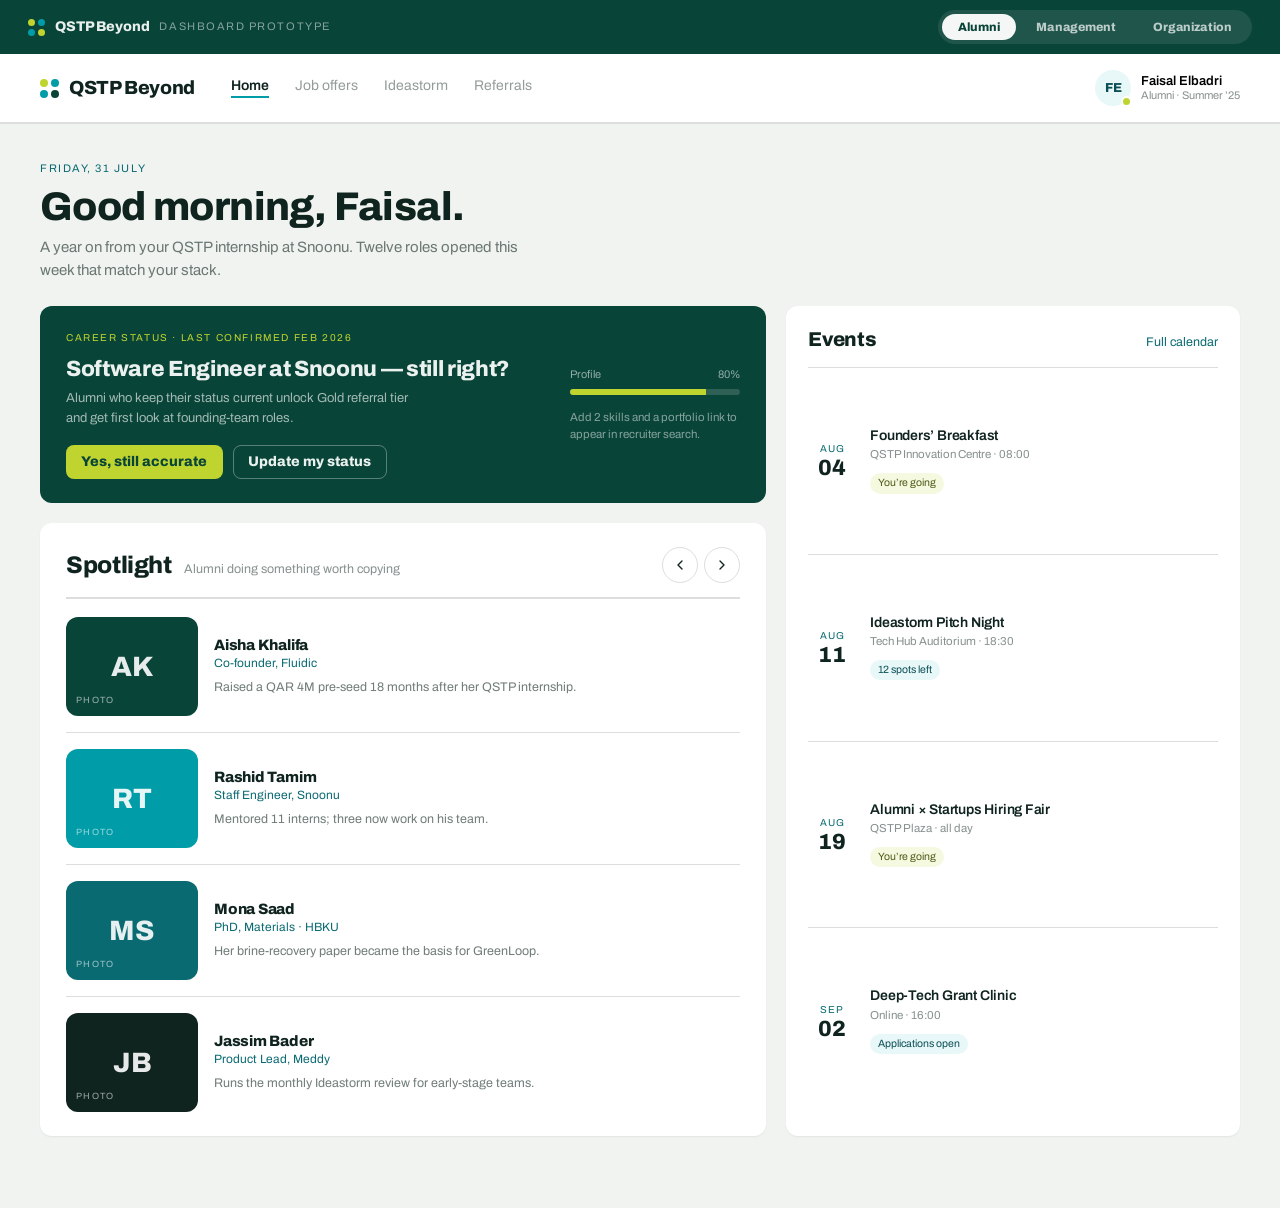
<file: index.html>
<!doctype html>
<html lang="en">
<head>
<meta charset="utf-8">
<meta name="viewport" content="width=device-width, initial-scale=1">
<title>QSTP Beyond — community dashboards</title>
<meta name="description" content="Alumni, operations and hiring dashboards for the QSTP Beyond community.">

<link rel="stylesheet" href="_ds/modernist-10d20c77-5f14-4cea-8fbc-fa643c54018f/styles.css">
<link rel="stylesheet" href="styles/theme.css">
<link rel="stylesheet" href="styles/app.css">
</head>
<body>

<div id="app"></div>

<script src="src/data.js"></script>
<script src="src/data-directory.js"></script>
<script src="src/data-survey.js"></script>
<script src="src/seed-people.js"></script>
<script src="src/seed-world.js"></script>
<script src="src/store.js"></script>
<script src="src/analytics.js"></script>
<script src="src/ui.js"></script>
<script src="src/screens/alumni.js"></script>
<script src="src/screens/alumni-survey.js"></script>
<script src="src/screens/alumni-profile.js"></script>
<script src="src/screens/alumni-jobs.js"></script>
<script src="src/screens/alumni-ideastorm.js"></script>
<script src="src/screens/alumni-referrals.js"></script>
<script src="src/screens/management.js"></script>
<script src="src/screens/insights-outcomes.js"></script>
<script src="src/screens/insights-engagement.js"></script>
<script src="src/screens/insights-pipeline.js"></script>
<script src="src/screens/insights-community.js"></script>
<script src="src/screens/insights-partners.js"></script>
<script src="src/screens/report.js"></script>
<script src="src/screens/mgmt-alumni.js"></script>
<script src="src/screens/mgmt-partners.js"></script>
<script src="src/screens/organization.js"></script>
<script src="src/screens/org-offers.js"></script>
<script src="src/app.js"></script>

</body>
</html>
</file>
<file: _ds/modernist-10d20c77-5f14-4cea-8fbc-fa643c54018f/styles.css>
/* Modernist — design-system tokens and component classes. This file is the source of truth for the system's look; retune it here and see readme.md. */
@import url('https://fonts.googleapis.com/css2?family=Archivo:wght@400;600;800&display=swap');

:root {
  --color-bg: #f3f2f2;
  --color-surface: #eae9e9;
  --color-text: #201e1d;
  --color-accent: #ec3013;
  --color-accent-2: #e15b47;
  --color-divider: color-mix(in srgb, #201e1d 40%, transparent);

  /* Tonal ramps — generated in OKLCH on one shared lightness scale, so the
     same step of any role matches the others in visual value. */
  --color-neutral-100: #f8f4f4;
  --color-neutral-200: #eae7e7;
  --color-neutral-300: #d7d3d3;
  --color-neutral-400: #bab6b6;
  --color-neutral-500: #9b9797;
  --color-neutral-600: #7d7979;
  --color-neutral-700: #605d5d;
  --color-neutral-800: #444141;
  --color-neutral-900: #2d2b2b;

  --color-accent-100: #fff2ef;
  --color-accent-200: #ffe0d9;
  --color-accent-300: #ffc4b8;
  --color-accent-400: #ff9783;
  --color-accent-500: #ff563c;
  --color-accent-600: #dd2b0f;
  --color-accent-700: #ae1800;
  --color-accent-800: #7c1405;
  --color-accent-900: #4d170e;

  --color-accent-2-100: #fff2ef;
  --color-accent-2-200: #ffe0da;
  --color-accent-2-300: #ffc4b9;
  --color-accent-2-400: #ff9784;
  --color-accent-2-500: #ef6853;
  --color-accent-2-600: #c94b39;
  --color-accent-2-700: #9e3526;
  --color-accent-2-800: #71261b;
  --color-accent-2-900: #471d16;

  --font-heading: "Archivo", system-ui, sans-serif;
  --font-heading-weight: 800;
  --font-body: "Archivo", system-ui, sans-serif;

  --space-1: 4.0px;
  --space-2: 8.0px;
  --space-3: 12.0px;
  --space-4: 16.0px;
  --space-6: 24.0px;
  --space-8: 32.0px;

  --radius-sm: 0px;
  --radius-md: 0px;
  --radius-lg: 0px;

  /* Elevation — derived from the ground: soft ink-tinted shadows on a
     light theme, a hairline edge + ambient darkness on a dark one. */
  --shadow-sm: 0 1px 2px color-mix(in srgb, #2d2b2b 14%, transparent);
  --shadow-md: 0 3px 10px color-mix(in srgb, #2d2b2b 16%, transparent);
  --shadow-lg: 0 12px 32px color-mix(in srgb, #2d2b2b 22%, transparent);
}

body {
  background: var(--color-bg);
  color: var(--color-text);
  font-family: var(--font-body);
}
h1, h2, h3, h4 { font-family: var(--font-heading); font-weight: var(--font-heading-weight); }

.grayscale{filter:grayscale(1) contrast(1.08)}

/* ══════════════════════════════════════════════════════════════════════════
   Components — built with the tokens above. Plain CSS
   on plain HTML: no JavaScript, no build step. Each class is documented in
   readme.md and demonstrated in foundations/ and components/.
   ══════════════════════════════════════════════════════════════════════ */

*, *::before, *::after { box-sizing: border-box; }
body { margin: 0; font-size: 15px; line-height: 1.55; font-weight: 400; }
h1, h2, h3, h4, h5, h6 {
  font-family: var(--font-heading); font-weight: var(--font-heading-weight);
  line-height: 1.12; letter-spacing: -0.015em; margin: 0 0 var(--space-2);
}
h1 { font-size: 42px; }
h2 { font-size: 32px; }
h3 { font-size: 25px; }
h4 { font-size: 20px; }
h5 { font-size: 16px; }
h6 { font-size: 13px; }
h6 { letter-spacing: 0.08em; text-transform: uppercase; }
p { margin: 0 0 var(--space-3); }
a { color: var(--color-accent); text-underline-offset: 3px; }
img { display: block; max-width: 100%; }
figure { margin: 0; }
figcaption {
  font-size: 11px; margin-top: var(--space-1);
  color: color-mix(in srgb, var(--color-text) 55%, transparent);
}
.text-muted { color: color-mix(in srgb, var(--color-text) 55%, transparent); }
:focus { outline: none; }
:focus-visible { outline: 2px solid var(--color-accent); outline-offset: 2px; }
::selection { background: color-mix(in srgb, var(--color-accent) 30%, transparent); }

/* — rules — */
.hr {
  height: 2px; border: 0; margin: var(--space-4) 0;
  background: var(--color-divider);
}

/* — buttons — */
.btn {
  display: inline-flex; align-items: center; justify-content: center; gap: 6px;
  cursor: pointer; text-decoration: none;
  font-family: var(--font-heading); font-weight: var(--font-heading-weight);
  font-size: 14px; line-height: 1.2; color: var(--color-text); /* matches the .input's 14px —
     the pair sits side by side in sign-up rows */
  background: transparent; border: 1px solid transparent;
  padding: var(--space-2) calc(var(--space-3) * 1.2);
  border-radius: var(--radius-md);
}
.btn svg { display: block; }
.btn:disabled { opacity: 0.45; cursor: not-allowed; }
.btn-primary { background: var(--color-accent); color: var(--color-bg); }
.btn-primary:hover { background: var(--color-accent-600); }
.btn-primary:active { background: var(--color-accent-700); }
.btn-secondary { border-color: var(--color-divider); }
.btn-secondary:hover { background: color-mix(in srgb, var(--color-text) 7%, transparent); }
.btn-secondary:active { background: color-mix(in srgb, var(--color-text) 14%, transparent); }
.btn-ghost { color: var(--color-accent); padding-inline: var(--space-1); }
.btn-ghost:hover { background: color-mix(in srgb, var(--color-accent) 10%, transparent); }
.btn-ghost:active { background: color-mix(in srgb, var(--color-accent) 18%, transparent); }
.btn-icon { width: 36px; height: 36px; padding: 0; }
.btn-block { width: 100%; margin-top: var(--space-2); justify-content: flex-start; text-align: left; }

/* — forms — */
.field > label {
  display: block; font-size: 12px; margin-bottom: 5px;
  color: color-mix(in srgb, var(--color-text) 70%, transparent);
}
.input {
  width: 100%; min-height: 36px; padding: 6px 10px; font: inherit;
  font-size: 14px; color: var(--color-text); caret-color: var(--color-accent);
  background: var(--color-surface);
  border: 1px solid var(--color-divider); border-radius: var(--radius-md);
}
.input:hover { border-color: color-mix(in srgb, var(--color-text) 45%, transparent); }
.input:focus-visible { border-color: var(--color-accent); outline-offset: 0; }
textarea.input { min-height: 90px; resize: vertical; }
.radio { display: inline-flex; align-items: center; gap: 8px; cursor: pointer; font-size: 14px; }
.radio input, .seg-opt input {
  position: absolute; opacity: 0; width: 0; height: 0; pointer-events: none;
}
.radio .dot {
  width: 16px; height: 16px; flex: none; border-radius: 50%;
  border: 1.5px solid var(--color-divider);
}
.radio:hover .dot { border-color: var(--color-accent); }
.radio input:checked + .dot {
  border-color: var(--color-accent); background: var(--color-accent);
  box-shadow: inset 0 0 0 4px var(--color-bg);
}
.radio input:focus-visible + .dot { outline: 2px solid var(--color-accent); outline-offset: 2px; }
.seg {
  display: inline-flex; overflow: hidden;
  border: 1px solid var(--color-divider); border-radius: var(--radius-md);
}
.seg-opt {
  display: inline-flex; align-items: center; gap: 6px;
  padding: 7px 12px; font-size: 13px; cursor: pointer;
}
.seg-opt + .seg-opt { border-left: 1px solid var(--color-divider); }
.seg-opt:has(input:checked) { background: var(--color-accent); color: var(--color-bg); }
.seg-opt:not(:has(input:checked)):hover { background: color-mix(in srgb, var(--color-text) 7%, transparent); }
.seg-opt:has(input:focus-visible) { outline: 2px solid var(--color-accent); outline-offset: -2px; }

/* — cards — */
.card {
  display: flex; flex-direction: column; gap: var(--space-2);
  padding: var(--space-3); border-radius: var(--radius-md); background: var(--color-surface);
}
.card-kicker { font-size: 10px; letter-spacing: 0.1em; text-transform: uppercase; color: var(--color-accent); }
.card-title {
  font-family: var(--font-heading); font-weight: var(--font-heading-weight);
  font-size: 17px; line-height: 1.2;
}
.card-body { margin: 0; font-size: 13px; opacity: 0.8; flex: 1; }
.card-meta {
  display: flex; align-items: center; gap: 6px; font-size: 11px;
  color: color-mix(in srgb, var(--color-text) 50%, transparent);
}
.elev-sm { box-shadow: var(--shadow-sm); }
.elev-md { box-shadow: var(--shadow-md); }
.elev-lg { box-shadow: var(--shadow-lg); }

/* — tags — */
.tag {
  display: inline-flex; align-items: center; font-size: 11px;
  letter-spacing: 0.02em; padding: 3px 10px;
  border-radius: calc(var(--radius-md) * 0.75);
}
.tag-accent { background: var(--color-accent-100); color: var(--color-accent-800); }
.tag-accent-2 { background: var(--color-accent-2-100); color: var(--color-accent-2-800); }
.tag-neutral { background: var(--color-neutral-100); color: var(--color-neutral-800); }
.tag-outline { border: 1px solid var(--color-accent); color: var(--color-accent); }

/* — navigation — */
.nav {
  display: flex; align-items: center; gap: var(--space-4);
  padding: var(--space-3) var(--space-4);
  border-bottom: 2px solid var(--color-divider);
}
.nav-brand {
  font-family: var(--font-heading); font-weight: var(--font-heading-weight);
  font-size: 18px; margin-right: auto;
}
.nav a { color: inherit; text-decoration: none; font-size: 14px; }
.nav a:hover, .nav a[aria-current='page'] { color: var(--color-accent); }

/* — tables — */
.table { width: 100%; border-collapse: collapse; font-size: 14px; }
.table th {
  text-align: left; font-size: 11px; letter-spacing: 0.08em; text-transform: uppercase;
  color: color-mix(in srgb, var(--color-text) 60%, transparent);
  padding: var(--space-2); border-bottom: 2px solid var(--color-divider);
}
.table td {
  padding: var(--space-2);
  border-bottom: 1px solid var(--color-divider);
}
.table tbody tr:hover { background: color-mix(in srgb, var(--color-text) 4%, transparent); }

/* — dialog — */
.dialog-backdrop {
  position: fixed; inset: 0; display: grid; place-items: center;
  padding: var(--space-4);
  background: color-mix(in srgb, var(--color-neutral-900) 50%, transparent);
}
.dialog {
  width: min(440px, 100%); display: flex; flex-direction: column; gap: var(--space-3);
  padding: var(--space-4); border-radius: var(--radius-lg);
  background: var(--color-surface); box-shadow: var(--shadow-lg);
}
.dialog-title {
  font-family: var(--font-heading); font-weight: var(--font-heading-weight);
  font-size: 20px;
}
.dialog-body { font-size: 14px; opacity: 0.85; }
.dialog-actions { display: flex; justify-content: flex-end; gap: var(--space-2); margin-top: var(--space-2); }
</file>
<file: styles/theme.css>
/* QSTP Beyond theme — retunes the Modernist tokens to the programme's palette
   (deep green ink, teal accent, lime highlight) and adds the few app-level
   roles the dashboards need on top of the system's own ramps.
   Load after _ds/…/styles.css. */

:root {
  /* ── Modernist tokens, retuned ─────────────────────────────────── */
  --color-bg: #f1f3f0;
  --color-surface: #ffffff;
  --color-text: #10241f;
  --color-accent: #009ca7;
  --color-accent-2: #bfd42f;
  --color-divider: color-mix(in srgb, #10241f 15%, transparent);

  --color-accent-100: #e8f7f8;
  --color-accent-200: #c7ecee;
  --color-accent-300: #93dae0;
  --color-accent-500: #009ca7;
  --color-accent-600: #00838d;
  --color-accent-700: #0a6a72;
  --color-accent-800: #0a4f56;
  --color-accent-900: #0b3238;

  --color-accent-2-100: #f5f9e0;
  --color-accent-2-200: #e8f2b4;
  --color-accent-2-700: #6b7a1c;
  --color-accent-2-800: #4e5a15;

  --radius-sm: 8px;
  --radius-md: 12px;
  --radius-lg: 18px;

  --shadow-sm: 0 1px 2px rgba(9, 68, 56, .07);
  --shadow-md: 0 4px 18px rgba(9, 68, 56, .09);
  --shadow-lg: 0 18px 44px rgba(9, 68, 56, .14);

  /* ── App roles ─────────────────────────────────────────────────── */

  /* The dark ground the operations chrome and the two dark cards sit on. */
  --color-ink: #094438;
  --color-ink-deep: #10241f;
  --on-ink: #eaf1ee;
  --on-ink-70: rgba(234, 241, 238, .7);
  --on-ink-68: rgba(234, 241, 238, .68);
  --on-ink-60: rgba(234, 241, 238, .6);
  --on-ink-55: rgba(234, 241, 238, .55);

  /* Ink tints — the dashboards lean on a lot of graded secondary text. */
  --t-18: rgba(16, 36, 31, .18);
  --t-40: rgba(16, 36, 31, .4);
  --t-45: rgba(16, 36, 31, .45);
  --t-50: rgba(16, 36, 31, .5);
  --t-55: rgba(16, 36, 31, .55);
  --t-60: rgba(16, 36, 31, .6);
  --t-62: rgba(16, 36, 31, .62);
  --t-65: rgba(16, 36, 31, .65);
  --t-70: rgba(16, 36, 31, .7);
  --t-72: rgba(16, 36, 31, .72);

  /* Quiet fills that are neither surface nor accent. */
  --color-mute: #eef1ee;
  --color-grid: #e4e8e4;

  /* Status tones — every small label in the app picks one of these pairs. */
  --tone-lime-bg: #f5f9e0;
  --tone-lime-fg: #4e5a15;
  --tone-teal-bg: #e8f7f8;
  --tone-teal-fg: #0a4f56;
  --tone-mute-bg: #eef1ee;
  --tone-mute-fg: rgba(16, 36, 31, .55);
  --tone-warn-bg: #fbeceb;
  --tone-warn-fg: #8c2a1c;
  --tone-up: #4e5a15;
  --tone-down: #a33322;

  /* The dashboards are fixed-width desktop surfaces. */
  --shell-min: 1240px;
  --shell-max: 1400px;

  /* Clears the prototype bar and the app bar, so a modal never covers the
     nav the user needs to escape it. */
  --survey-top: 132px;
}
</file>
<file: styles/app.css>
/* QSTP Beyond — layout and components for the three dashboards.
   Everything here is built on the tokens in theme.css and the component
   classes in _ds/…/styles.css; no raw hexes except the two whites that
   sit on the ink ground. */

body { margin: 0; -webkit-font-smoothing: antialiased; }
a { color: var(--color-accent-700); }
a:hover { color: var(--color-accent-800); }

.sr-only {
  position: absolute; width: 1px; height: 1px; padding: 0; margin: -1px;
  overflow: hidden; clip: rect(0 0 0 0); white-space: nowrap; border: 0;
}
.icon { display: block; }

/* ══ Brand mark ═══════════════════════════════════════════════════ */

.dots { display: grid; grid-template-columns: repeat(2, 8px); gap: 3px; }
.dots__d { display: block; width: 8px; height: 8px; border-radius: 50%; }
.dots__d--lime { background: var(--color-accent-2); }
.dots__d--teal { background: var(--color-accent); }
.dots__d--last { background: var(--color-ink); }
.dots--proto { grid-template-columns: repeat(2, 7px); }
.dots--proto .dots__d { width: 7px; height: 7px; }
.dots--proto .dots__d--last { background: var(--color-accent-2); }
.dots--onink .dots__d--last { background: var(--on-ink); }

/* ══ Prototype switcher ═══════════════════════════════════════════ */

.proto-bar {
  display: flex; align-items: center; gap: 20px;
  padding: 10px 28px; min-width: var(--shell-min);
  background: var(--color-ink); color: #e8efec;
  position: sticky; top: 0; z-index: 40;
}
.proto-bar__brand { display: flex; align-items: center; gap: 10px; margin: 0 auto 0 0; }
.proto-bar__name {
  font-family: var(--font-heading); font-weight: var(--font-heading-weight);
  font-size: 14px; letter-spacing: -.01em;
}
.proto-bar__tag { font-size: 11px; letter-spacing: .14em; text-transform: uppercase; opacity: .55; }

.pill-group {
  display: flex; gap: 4px; padding: 4px;
  background: rgba(255, 255, 255, .09); border-radius: 999px;
}
.pill {
  font-family: var(--font-heading); font-weight: var(--font-heading-weight);
  font-size: 12px; letter-spacing: .01em; padding: 6px 16px;
  border: 0; border-radius: 999px; cursor: pointer;
  background: transparent; color: rgba(255, 255, 255, .7);
}
.pill:hover { background: rgba(255, 255, 255, .1); color: #fff; }
.pill.is-active, .pill.is-active:hover { background: #f4f7f5; color: var(--color-ink); }

/* ══ App bar ══════════════════════════════════════════════════════ */

.appbar {
  display: flex; align-items: center; gap: 28px;
  padding: 16px 40px; min-width: var(--shell-min);
}
.appbar--light { background: var(--color-surface); border-bottom: 2px solid var(--color-divider); }
.appbar--ink { background: var(--color-ink); color: var(--on-ink); }

.appbar__brand {
  display: flex; align-items: center; gap: 10px;
  margin-right: 8px; text-decoration: none; color: inherit;
}
.appbar__name {
  font-family: var(--font-heading); font-weight: var(--font-heading-weight);
  font-size: 19px; letter-spacing: -.02em;
}
.appbar__name--sm { font-size: 16px; letter-spacing: 0; }
.appbar__org { display: flex; flex-direction: column; line-height: 1.25; }
.appbar__kind { font-size: 11px; color: var(--t-50); }
.appbar__scope {
  font-size: 11px; letter-spacing: .14em; text-transform: uppercase;
  color: var(--color-accent-2); padding-left: 12px; margin-left: 6px;
  border-left: 1px solid rgba(255, 255, 255, .25);
}

.appbar__nav { display: flex; gap: 26px; font-size: 14px; margin-right: auto; }
.appbar__nav a { text-decoration: none; color: var(--t-62); }
.appbar__nav a:hover { color: var(--color-accent-700); }
.appbar__nav a[aria-current='page'] {
  color: var(--color-text); font-weight: 600;
  border-bottom: 2px solid var(--color-accent); padding-bottom: 2px;
}

/* The alumni nav switches tabs, so its items are buttons, not links. */
.navtab {
  font-family: var(--font-body); font-size: 14px; cursor: pointer;
  padding: 0 0 3px; background: transparent;
  border: 0; border-bottom: 2px solid transparent; color: var(--t-62);
}
.navtab:hover { color: var(--color-accent-700); }
.navtab.is-active {
  color: var(--color-text); font-weight: 600; border-bottom-color: var(--color-accent);
}
.appbar__nav--ink a { color: var(--on-ink-60); }
.appbar__nav--ink a:hover { color: var(--on-ink); }
.appbar__nav--ink a[aria-current='page'] { color: var(--on-ink); border-bottom-color: var(--color-accent-2); }

.badge {
  font-size: 11px; letter-spacing: .1em; text-transform: uppercase;
  padding: 4px 10px; border-radius: 999px;
  background: var(--color-accent-100); color: var(--color-accent-800);
}

/* ══ Identity: avatars and square tiles ═══════════════════════════ */

.avatar {
  position: relative; flex: none;
  width: 36px; height: 36px; border-radius: 50%;
  display: grid; place-items: center;
  font-family: var(--font-heading); font-weight: var(--font-heading-weight);
  font-size: 13px; color: rgba(255, 255, 255, .92);
}
.avatar--teal { background: var(--color-accent-100); color: var(--color-accent-800); }
.avatar--plain { width: 34px; height: 34px; font-size: 12px; background: var(--color-mute); color: var(--t-60); }
.avatar--ghost { background: rgba(255, 255, 255, .12); color: var(--on-ink); }
/* Sizes come after the colour modifiers so a plain/ghost avatar can be resized. */
.avatar--lg { width: 46px; height: 46px; font-size: 14px; }
.avatar--sm { width: 30px; height: 30px; font-size: 11px; }
.avatar--xs { width: 28px; height: 28px; font-size: 10.5px; }
.avatar--online::after {
  content: ''; position: absolute; right: -1px; bottom: -1px;
  width: 11px; height: 11px; border-radius: 50%;
  background: var(--color-accent-2); border: 2px solid var(--color-surface);
}

.tile {
  display: grid; place-items: center; flex: none; border-radius: var(--radius-sm);
  font-family: var(--font-heading); font-weight: var(--font-heading-weight);
  color: rgba(255, 255, 255, .92);
}
.tile--md { width: 34px; height: 34px; font-size: 14px; background: var(--color-ink); color: #fff; }
.tile--sm { width: 38px; height: 38px; font-size: 12px; }
.tile--lg { width: 46px; height: 46px; font-size: 16px; }
/* An ink-toned tile would vanish into the ink ground — keep its edge. */
.panel--ink .tile { box-shadow: inset 0 0 0 1px rgba(234, 241, 238, .28); }

.user { display: flex; align-items: center; gap: 10px; }
.user__text { display: flex; flex-direction: column; line-height: 1.25; }
.user__name { font-size: 13px; font-weight: 600; }
.user__meta { font-size: 11px; color: var(--t-50); }
/* The ink appbar flips the quiet tint, which is a dark ink tone. */
.appbar--ink .user__meta { color: var(--on-ink-55); }

/* ══ Buttons, chips, tags ═════════════════════════════════════════ */

.btn { border-radius: var(--radius-sm); }
.btn-ghost { color: var(--color-accent-700); }
.btn-round { border-radius: 50%; }
.btn-sm { font-size: 12px; padding: 6px 12px; }
.btn-lime { background: var(--color-accent-2); color: var(--color-ink); }
.btn-lime:hover { background: var(--color-accent-2-200); }
.btn-lime:active { background: var(--color-accent-2-700); color: var(--on-ink); }
.btn-on-ink { border: 1px solid rgba(234, 241, 238, .35); color: var(--on-ink); }
.btn-on-ink:hover { background: rgba(255, 255, 255, .09); }
.btn-on-ink:active { background: rgba(255, 255, 255, .16); }
.btn-flush { padding-left: 0; font-size: 12.5px; }
.btn-flush-label { justify-content: flex-start; font-size: 12.5px; }

/* Single-select filter buttons. Variants change the shell, not the states. */
.chip-btn {
  font-family: inherit; font-size: 12px; padding: 5px 12px;
  border: 1px solid var(--t-18); border-radius: 999px; cursor: pointer;
  background: transparent; color: var(--t-65);
}
.chip-btn:hover { border-color: var(--color-accent); color: var(--color-accent-700); }
.chip-btn.is-active { background: var(--color-accent); border-color: var(--color-accent); color: #fff; }
.chip-btn.is-active:hover { background: var(--color-accent-600); border-color: var(--color-accent-600); color: #fff; }

.chip-btn--block { flex: 1; padding: 7px 4px; border-radius: var(--radius-sm); }

.chip-btn--pill {
  font-family: var(--font-heading); font-weight: var(--font-heading-weight);
  padding: 6px 14px; color: var(--t-70);
}

.chip-btn--md { font-size: 12.5px; padding: 6px 14px; }
.chip-btn--strong { font-family: var(--font-heading); font-weight: var(--font-heading-weight); }
.chip-btn--action {
  font-family: var(--font-heading); font-weight: var(--font-heading-weight);
  font-size: 12px; padding: 7px 13px; border-radius: var(--radius-sm); color: var(--t-70);
}

.chip {
  display: inline-flex; align-items: center; font-size: 10.5px;
  padding: 2px 8px; border-radius: 999px;
  background: var(--tone-mute-bg); color: var(--tone-mute-fg);
}
.chip--lime { background: var(--tone-lime-bg); color: var(--tone-lime-fg); }
.chip--teal { background: var(--tone-teal-bg); color: var(--tone-teal-fg); }
.chip--warn { background: var(--tone-warn-bg); color: var(--tone-warn-fg); }
.chip--stage {
  font-size: 10px; letter-spacing: .1em; text-transform: uppercase; padding: 3px 8px;
  background: var(--color-accent-2-100); color: var(--color-accent-2-800);
}
.chip--spotlight { gap: 5px; background: var(--color-ink); color: var(--color-accent-2); }
.chip--spotlight .icon { fill: currentColor; stroke: none; }

/* Outlined tags — a skill you have, or a skill an idea is missing. */
.chip-set { display: flex; flex-wrap: wrap; gap: 6px; margin: 0 0 14px; }
.chip-outline {
  display: inline-flex; align-items: center; font-size: 11px; padding: 3px 9px;
  border-radius: 999px; border: 1px solid var(--color-accent-300); color: var(--color-accent-800);
}
.chip-outline--md { font-size: 11.5px; padding: 4px 10px; }

/* ══ Page frame ═══════════════════════════════════════════════════ */

.page {
  max-width: var(--shell-max); min-width: var(--shell-min);
  margin: 0 auto; padding: 36px 40px 72px;
}
.page--tight { padding-top: 32px; }

.page-head {
  display: flex; align-items: flex-end; justify-content: space-between;
  gap: 24px; margin-bottom: 24px;
}
.page--tight .page-head { margin-bottom: 22px; }
.page-head__kicker {
  font-size: 11px; letter-spacing: .14em; text-transform: uppercase;
  color: var(--color-accent-700); margin: 0 0 8px;
}
.page-head h1 { font-size: 40px; margin: 0 0 6px; }
.page-head .h1--sm { font-size: 34px; margin: 0 0 4px; }
.page-head .h1--tab { font-size: 36px; margin: 0 0 6px; }
.page-head--tab { margin-bottom: 22px; }
.page-head__lede { margin: 0; font-size: 15px; color: var(--t-60); max-width: 56ch; }
.page-head__lede--sm { font-size: 14px; color: var(--t-55); }
.page-head__lede--wide { max-width: 62ch; }
.page-head__note { margin: 0; font-size: 12px; color: var(--t-45); }
.page-head__actions { display: flex; gap: 10px; }
.page-head__actions--end { align-items: center; }

.grid-split { display: grid; grid-template-columns: 1.6fr 1fr; gap: 20px; }
/* The side column is one panel that runs the full height of the main column. */
.grid-split--home { align-items: stretch; }
.grid-split--top { align-items: start; }
.grid-analysis { display: grid; grid-template-columns: 1fr 1.25fr; gap: 20px; margin-bottom: 20px; }
.grid-hire { display: grid; grid-template-columns: 230px 1fr 340px; gap: 20px; align-items: start; }

.stack { display: flex; flex-direction: column; gap: 20px; }
.stack--gap-sm { gap: 14px; }
.stack--sticky { position: sticky; top: 96px; }
.stack--sticky-top { position: sticky; top: 20px; }

/* ══ Panels ═══════════════════════════════════════════════════════ */

.panel {
  background: var(--color-surface); border-radius: var(--radius-md);
  padding: 24px 26px; box-shadow: var(--shadow-sm);
}
.panel--tight { padding: 22px; }
.panel--ink { background: var(--color-ink); color: var(--on-ink); box-shadow: none; }

.panel__head { display: flex; align-items: baseline; gap: 12px; margin-bottom: 4px; }
.panel__head--simple { gap: 0; margin-bottom: 14px; }
.panel__head--snug { gap: 0; margin-bottom: 6px; }
/* Title block on the left, its action on the right. */
.panel__head--bar { align-items: center; margin-bottom: 0; }
.panel__title { font-size: 24px; margin: 0; }
.panel__title--md { font-size: 22px; margin: 0; }
.panel__title--sm { font-size: 20px; margin: 0 0 2px; }
.panel__title--xs { font-size: 18px; margin: 0; }
.panel--ink .panel__title { color: var(--on-ink); }
.panel__sub { margin: 0; font-size: 12.5px; color: var(--t-50); }
.panel__note { margin: 0; font-size: 12.5px; line-height: 1.55; color: var(--t-55); }
.panel__actions { margin-left: auto; display: flex; gap: 6px; }
.panel__link { margin-left: auto; font-size: 12.5px; text-decoration: none; }
.panel__link--sm { font-size: 12px; }
.panel__link--lime { font-size: 12px; color: var(--color-accent-2); }
.panel__link--lime:hover { color: var(--color-accent-2-200); }
.panel__count { margin-left: auto; font-size: 11.5px; color: var(--t-45); }
.panel__foot { margin: 18px 0 0; font-size: 12px; color: var(--t-50); line-height: 1.5; }
.panel__foot strong { color: var(--color-accent-700); }

/* Copy blocks on the ink panels. */
.ink-kicker {
  margin: 0 0 10px; font-size: 10px; letter-spacing: .16em;
  text-transform: uppercase; color: var(--color-accent-2);
}
.ink-title { margin: 0 0 8px; font-size: 18px; line-height: 1.25; color: var(--on-ink); }
.ink-title--lead { margin-bottom: 14px; }
.ink-body { margin: 0 0 16px; font-size: 12.5px; line-height: 1.55; color: rgba(234, 241, 238, .65); }

.rule { height: 2px; border: 0; background: var(--color-divider); margin: 14px 0 18px; }
.rule--snug { margin: 14px 0 12px; }
.rule--rail { margin: 20px 0 14px; }
.rule--table { margin: 14px 0 4px; }

/* The list pattern shared by saved roles, backed ideas and the directory. */
.rows { list-style: none; margin: 0; padding: 0; display: flex; flex-direction: column; }
.row { display: flex; align-items: center; gap: 10px; padding: 12px 0; border-top: 1px solid var(--color-divider); }
.row--stacked { display: block; }
.row__body { flex: 1; min-width: 0; display: flex; flex-direction: column; }
.row__title { display: block; font-size: 13.5px; font-weight: 600; }
.row__title--sm { font-size: 13px; }
.row__meta { display: block; font-size: 11.5px; color: var(--t-50); }

/* ══ Alumni: career status ════════════════════════════════════════ */

.status {
  display: flex; gap: 28px; align-items: center;
  background: var(--color-ink); color: var(--on-ink);
  border-radius: var(--radius-md); padding: 24px 26px;
}
.status__main { flex: 1; }
.status__kicker {
  font-size: 10px; letter-spacing: .16em; text-transform: uppercase;
  color: var(--color-accent-2); margin: 0 0 10px;
}
.status__title { font-size: 22px; line-height: 1.2; margin: 0 0 6px; color: var(--on-ink); }
.status__body { margin: 0 0 16px; font-size: 13px; color: var(--on-ink-68); max-width: 52ch; }
.status__actions { display: flex; gap: 10px; }
.status__aside { width: 170px; flex: none; }
.status__hint { margin: 0; font-size: 11.5px; line-height: 1.5; color: var(--on-ink-55); }

.meter__head {
  display: flex; justify-content: space-between;
  margin: 0 0 6px; font-size: 11px; color: var(--on-ink-60);
}
.meter {
  height: 6px; border-radius: 999px; overflow: hidden; margin-bottom: 14px;
  background: rgba(255, 255, 255, .15);
}
.meter__fill { display: block; height: 100%; background: var(--color-accent-2); }
/* The same meter on a light surface. */
.meter--light { background: var(--color-mute); margin-bottom: 0; }
.meter--light .meter__fill { background: var(--color-accent); }
.meter__head--light { color: var(--t-50); margin-top: 10px; }

/* ══ Alumni: spotlight ════════════════════════════════════════════ */

/* A vertical list: each entry is its photo beside its copy, ruled off the next. */
.spot-list { display: flex; flex-direction: column; }
.spot-row { display: flex; gap: 16px; padding: 16px 0; border-top: 1px solid var(--color-divider); }
.spot-row:first-child { padding-top: 0; border-top: 0; }
.spot-row:last-child { padding-bottom: 0; }
.spot-row__tile {
  position: relative; margin: 0; overflow: hidden; flex: none;
  width: 132px; aspect-ratio: 4 / 3; border-radius: var(--radius-md);
  display: grid; place-items: center;
}
.spot-row__body { flex: 1; min-width: 0; align-self: center; }
.spot__initials {
  font-family: var(--font-heading); font-weight: var(--font-heading-weight);
  font-size: 28px; color: rgba(255, 255, 255, .9);
}
.spot__slug {
  position: absolute; bottom: 8px; left: 10px;
  font-size: 9px; letter-spacing: .14em; text-transform: uppercase;
  color: rgba(255, 255, 255, .6);
}
.spot__name { font-size: 15px; margin: 0; }
.spot__role { font-size: 12px; color: var(--color-accent-700); margin: 0 0 6px; }
.spot__blurb { margin: 0; font-size: 12.5px; line-height: 1.5; color: var(--t-60); }

/* ══ Alumni: events ═══════════════════════════════════════════════ */

.events { list-style: none; margin: 0; padding: 0; display: flex; flex-direction: column; }
.event { display: flex; gap: 14px; padding: 14px 0; border-top: 1px solid var(--color-divider); }
/* Runs the full height of the column, so the rows share the space evenly. */
.panel--stretch { display: flex; flex-direction: column; }
.panel--stretch .events { flex: 1; }
.panel--stretch .event { flex: 1; align-items: center; }
.event__date { width: 48px; flex: none; text-align: center; margin: 0; }
.event__mon {
  display: block; font-size: 10px; letter-spacing: .1em;
  text-transform: uppercase; color: var(--color-accent-700);
}
.event__day {
  display: block; font-family: var(--font-heading); font-weight: var(--font-heading-weight);
  font-size: 22px; line-height: 1.1;
}
.event__body { flex: 1; min-width: 0; }
.event__title { font-family: var(--font-body); font-size: 14px; font-weight: 600; margin: 0 0 3px; }
.event__meta { font-size: 11.5px; color: var(--t-50); margin: 0 0 6px; }

/* ══ Alumni: filter bars ══════════════════════════════════════════ */

.filter-bar {
  background: var(--color-surface); border-radius: var(--radius-md);
  padding: 16px 18px; box-shadow: var(--shadow-sm);
}
.filter-bar--single { display: flex; flex-wrap: wrap; align-items: center; gap: 8px; padding: 14px 18px; }
.filter-bar__row { display: flex; flex-wrap: wrap; align-items: center; gap: 8px; }
.filter-bar__label {
  width: 64px; font-size: 10.5px; letter-spacing: .12em;
  text-transform: uppercase; color: var(--t-40);
}
.filter-bar__rule { height: 1px; border: 0; background: var(--color-divider); margin: 12px 0; }
.filter-bar__count { margin-left: auto; font-size: 12px; color: var(--t-50); }

/* ══ Alumni: job offers ═══════════════════════════════════════════ */

.job {
  display: flex; gap: 18px; align-items: flex-start;
  background: var(--color-surface); border-radius: var(--radius-md);
  padding: 20px 22px; box-shadow: var(--shadow-sm);
}
.job__logo {
  width: 52px; height: 52px; flex: none; border-radius: var(--radius-sm);
  display: grid; place-items: center; color: #fff;
  font-family: var(--font-heading); font-weight: var(--font-heading-weight); font-size: 16px;
}
.job__body { flex: 1; min-width: 0; }
.job__head { display: flex; align-items: center; gap: 8px; margin-bottom: 4px; }
.job__head .chip { font-size: 11px; }
.job__title { font-size: 18px; margin: 0; }
.job__meta { margin: 0 0 12px; font-size: 13.5px; color: var(--t-62); }
.job__tags { display: flex; flex-wrap: wrap; gap: 6px; margin: 0 0 14px; }
.job__match { display: flex; align-items: center; gap: 10px; margin: 0; }
.job__match-track {
  width: 120px; height: 6px; border-radius: 999px;
  background: var(--color-mute); overflow: hidden;
}
.job__match-fill { display: block; height: 100%; background: var(--color-accent); }
.job__match-label { font-size: 11.5px; font-weight: 600; color: var(--color-accent-700); }
.job__side { flex: none; width: 158px; display: flex; flex-direction: column; gap: 8px; text-align: right; }
.job__pay { margin: 0; font-family: var(--font-heading); font-weight: var(--font-heading-weight); font-size: 15px; }
.job__posted { margin: 0 0 2px; font-size: 11px; color: var(--t-45); }

/* ══ Alumni: Ideastorm ════════════════════════════════════════════ */

.idea-grid { display: grid; grid-template-columns: 1fr 1fr; gap: 14px; }
.idea {
  display: flex; flex-direction: column; gap: 10px;
  background: var(--color-surface); border-radius: var(--radius-md);
  padding: 20px; box-shadow: var(--shadow-sm);
}
.idea__head { display: flex; align-items: center; gap: 8px; }
.idea__joined { margin-left: auto; font-size: 11px; color: var(--t-45); }
.idea__title { font-size: 18px; margin: 0; }
.idea__blurb { margin: 0; flex: 1; font-size: 13px; line-height: 1.55; color: var(--t-65); }
.idea__needs-label {
  margin: 0; font-size: 10.5px; letter-spacing: .1em;
  text-transform: uppercase; color: var(--t-40);
}
.idea .chip-set { margin: 0; }
.idea__foot {
  display: flex; align-items: center; gap: 8px;
  padding-top: 12px; border-top: 1px solid var(--color-divider);
}
.idea__owner { font-size: 11.5px; color: var(--t-55); }
.idea__foot .chip-btn { margin-left: auto; }

.requests { list-style: none; margin: 0; padding: 0; display: flex; flex-direction: column; }
.request { display: flex; gap: 11px; padding: 13px 0; border-top: 1px solid rgba(234, 241, 238, .18); }
.request__body { flex: 1; min-width: 0; }
.request__name { margin: 0; font-size: 13px; font-weight: 600; }
.request__role { margin: 0 0 4px; font-size: 11px; color: var(--on-ink-55); }
.request__note { margin: 0; font-size: 11.5px; line-height: 1.45; color: rgba(234, 241, 238, .75); }

/* ══ How-it-works strip — above the Ideastorm and Referrals grids ═ */

.how-strip {
  list-style: none; margin: 0 0 20px; padding: 0;
  display: grid; grid-template-columns: repeat(3, 1fr);
  background: var(--color-surface); border-radius: var(--radius-md);
  box-shadow: var(--shadow-sm); overflow: hidden;
}
.how-strip__cell { padding: 22px 24px; }
.how-strip__cell + .how-strip__cell { border-left: 2px solid var(--color-divider); }
.how-strip__n {
  margin: 0 0 10px; font-family: var(--font-heading);
  font-weight: var(--font-heading-weight); font-size: 12px; color: var(--color-accent-700);
}
.how-strip__title { font-size: 16px; margin: 0 0 5px; }
.how-strip__text { margin: 0; font-size: 12.5px; line-height: 1.55; color: var(--t-60); }

.who { display: flex; align-items: center; gap: 10px; }
.who__name { font-weight: 600; }
.td-quiet { color: var(--t-50); }

.input--note { min-height: 76px; resize: vertical; }
.btn-spaced { margin-top: 14px; }

/* ══ Management: KPIs ═════════════════════════════════════════════ */

.kpis { display: grid; grid-template-columns: repeat(4, 1fr); gap: 16px; margin-bottom: 20px; }
.kpi {
  background: var(--color-surface); border-radius: var(--radius-md);
  padding: 20px 22px; box-shadow: var(--shadow-sm);
  border-top: 3px solid var(--kpi-rule);
}
.kpi__label {
  font-family: var(--font-body); font-weight: 400; font-size: 11px;
  letter-spacing: .1em; text-transform: uppercase; color: var(--t-45); margin: 0 0 12px;
}
.kpi__row { display: flex; align-items: flex-end; gap: 8px; margin: 0; }
.kpi__value {
  font-family: var(--font-heading); font-weight: var(--font-heading-weight);
  font-size: 36px; line-height: 1;
}
.kpi__delta { font-size: 12px; font-weight: 600; padding-bottom: 5px; }
.kpi__delta--up { color: var(--tone-up); }
.kpi__delta--down { color: var(--tone-down); }
.kpi__note { font-size: 11.5px; color: var(--t-50); margin: 6px 0 0; }

/* ══ Management: charts ═══════════════════════════════════════════ */

.donut-row { display: flex; gap: 26px; align-items: center; }
.donut { width: 170px; height: 170px; flex: none; }
.donut__value {
  font-family: var(--font-heading); font-weight: var(--font-heading-weight);
  font-size: 27px; fill: var(--color-text);
}
.donut__label { font-family: var(--font-body); font-size: 10px; letter-spacing: 1.4px; fill: var(--t-50); }

.legend { list-style: none; margin: 0; padding: 0; flex: 1; display: flex; flex-direction: column; gap: 11px; }
.legend__row { display: flex; align-items: center; gap: 9px; }
.legend__swatch { width: 10px; height: 10px; border-radius: 3px; flex: none; }
.legend__label { font-size: 13px; flex: 1; }
.legend__pct { font-family: var(--font-heading); font-weight: var(--font-heading-weight); font-size: 13.5px; }
.legend__n { font-size: 11.5px; color: var(--t-45); width: 44px; text-align: right; }

.panel__head--split { gap: 12px; }
.figure { margin: 0 0 0 auto; text-align: right; }
.figure__value {
  display: block; font-family: var(--font-heading); font-weight: var(--font-heading-weight);
  font-size: 30px; line-height: 1; color: var(--color-accent-700);
}
.figure__change { display: block; font-size: 11.5px; color: var(--t-50); }

.plot { width: 100%; height: 200px; }
.plot__grid line { stroke: var(--color-grid); stroke-width: 1; }
.plot__axis text { font-family: var(--font-body); font-size: 9.5px; fill: var(--t-45); }
.plot__area { fill: color-mix(in srgb, var(--color-accent) 12%, transparent); }
.plot__line { fill: none; stroke: var(--color-accent); stroke-width: 2.5; stroke-linejoin: round; }
.plot__dots circle { fill: var(--color-surface); stroke: var(--color-accent); stroke-width: 2.5; }
.plot__drop { stroke: var(--color-accent); stroke-width: 1; stroke-dasharray: 3 3; }
.plot__head { fill: var(--color-accent); }

.bars { display: flex; flex-direction: column; gap: 14px; }
.bar__head { display: flex; justify-content: space-between; margin: 0 0 5px; font-size: 12.5px; }
.bar__pct { font-family: var(--font-heading); font-weight: var(--font-heading-weight); }
.bar__track { height: 10px; border-radius: 4px; background: var(--color-mute); overflow: hidden; }
.bar__fill { display: block; height: 100%; }

/* ══ Management: admin panel ══════════════════════════════════════ */

.td-strong { font-weight: 600; }
.td-muted { color: var(--t-60); }
.td-num { font-family: var(--font-heading); font-weight: var(--font-heading-weight); }
.td-cap { color: var(--t-40); }
.td-end { text-align: right; }
.td-end a { font-size: 12.5px; text-decoration: none; }
.table .chip { font-size: 11px; padding: 3px 9px; }

.nominees { list-style: none; margin: 0; padding: 0; display: flex; flex-direction: column; }
.nominee { display: flex; align-items: center; gap: 14px; padding: 12px 0; border-bottom: 1px solid var(--color-divider); }
.nominee__body { flex: 1; min-width: 0; }
.nominee__name { font-family: var(--font-body); font-size: 14px; font-weight: 600; margin: 0; }
.nominee__meta { font-size: 11.5px; color: var(--t-50); margin: 0; }
.nominee__slot { font-size: 11px; color: var(--t-45); }

.mods { display: flex; flex-direction: column; gap: 12px; }
.mod { border: 1px solid var(--color-divider); border-radius: var(--radius-md); padding: 14px 16px; }
.mod__head { display: flex; align-items: center; gap: 10px; margin-bottom: 6px; }
.mod__title { font-size: 15px; margin: 0; }
.mod__team { margin-left: auto; font-size: 11.5px; color: var(--t-45); }
.mod__note { margin: 0 0 10px; font-size: 12.5px; color: var(--t-60); line-height: 1.5; }
.mod__actions { display: flex; gap: 8px; }

/* ══ Organization: filters and search ═════════════════════════════ */

.filters {
  background: var(--color-surface); border-radius: var(--radius-md);
  padding: 20px; box-shadow: var(--shadow-sm); position: sticky; top: 20px;
}
.eyebrow, .filters__label {
  font-family: var(--font-body); font-weight: 400; font-size: 10.5px;
  letter-spacing: .12em; text-transform: uppercase; color: var(--t-40); margin: 0 0 10px;
}
.filters__chips { display: flex; flex-wrap: wrap; gap: 6px; margin-bottom: 20px; }

/* The spotlight toggle — deliberately the loudest control in the rail. */
.spot-filter {
  display: flex; align-items: center; gap: 8px; width: 100%; cursor: pointer;
  padding: 9px 11px; margin-bottom: 20px;
  font-family: var(--font-heading); font-weight: var(--font-heading-weight); font-size: 12.5px;
  border: 1px solid var(--color-accent-2); border-radius: var(--radius-sm);
  background: var(--color-accent-2-100); color: var(--color-accent-2-800);
}
.spot-filter:hover { background: var(--color-accent-2-200); }
.spot-filter.is-active { background: var(--color-accent-2); color: var(--color-ink); }
.spot-filter__icon { display: flex; flex: none; }
.spot-filter__icon .icon { fill: currentColor; stroke: none; }
.spot-filter__label { flex: 1; text-align: left; }
.spot-filter__count {
  flex: none; font-size: 11px; padding: 1px 8px; border-radius: 999px;
  background: var(--color-surface); color: var(--color-accent-2-800);
}
.spot-filter.is-active .spot-filter__count { background: var(--color-ink); color: var(--color-accent-2); }
.filters__radios { display: flex; flex-direction: column; gap: 8px; font-size: 13px; color: var(--t-70); }

.search {
  display: flex; align-items: center; gap: 10px;
  background: var(--color-surface); border-radius: var(--radius-md);
  padding: 12px 14px; box-shadow: var(--shadow-sm);
}
.search:focus-within { outline: 2px solid var(--color-accent); outline-offset: 2px; }
.search__icon { display: flex; color: var(--t-45); }
.search__input { flex: 1; border: 0; background: transparent; padding: 0; min-height: 28px; font-size: 15px; }
.search__input:hover { border-color: transparent; }
.search__input:focus-visible { outline: none; }
.search__count { font-size: 12px; color: var(--t-45); white-space: nowrap; }

/* ══ Organization: talent ═════════════════════════════════════════ */

.talent {
  display: flex; gap: 16px; align-items: flex-start;
  background: var(--color-surface); border-radius: var(--radius-md);
  padding: 18px 20px; box-shadow: var(--shadow-sm);
}
/* QSTP-featured alumni sit on a lime ground with a lime edge. The tinted
   chips inside would blend into it, so they revert to the surface colour. */
.talent--spotlight {
  background: var(--color-accent-2-100);
  box-shadow: inset 3px 0 0 var(--color-accent-2), var(--shadow-sm);
}
.talent--spotlight .chip:not(.chip--spotlight),
.talent--spotlight .skill { background: var(--color-surface); }
.talent__body { flex: 1; min-width: 0; }
.talent__head { display: flex; align-items: center; gap: 8px; margin-bottom: 2px; }
.talent__name { font-size: 16px; margin: 0; }
.talent__meta { font-size: 13px; color: var(--t-60); margin: 0 0 9px; }
.talent__skills { display: flex; flex-wrap: wrap; gap: 6px; margin: 0 0 9px; }
.skill { font-size: 11px; padding: 3px 9px; border-radius: 999px; background: var(--color-mute); color: var(--t-72); }
.talent__note { margin: 0; font-size: 12.5px; color: var(--t-55); line-height: 1.5; }
.talent__actions { flex: none; display: flex; flex-direction: column; gap: 8px; width: 150px; }

.empty {
  margin: 0; background: var(--color-surface); border-radius: var(--radius-md);
  padding: 28px 20px; box-shadow: var(--shadow-sm);
  font-size: 13.5px; color: var(--t-55);
}

/* ══ Organization: offer composer ═════════════════════════════════ */

.form { display: flex; flex-direction: column; gap: 12px; }
.form__pair { display: grid; grid-template-columns: 1fr 1fr; gap: 10px; }
.field { margin: 0; }
.field__label { display: block; font-size: 12px; margin-bottom: 5px; color: var(--t-70); }
.field__seg { display: flex; gap: 6px; }
.check { display: flex; align-items: center; gap: 9px; font-size: 12.5px; color: var(--t-65); cursor: pointer; }
.check input { width: 15px; height: 15px; accent-color: var(--color-accent); }

.offers { list-style: none; margin: 0; padding: 0; display: flex; flex-direction: column; }
.offer { display: flex; align-items: center; gap: 10px; padding: 11px 0; border-top: 1px solid var(--color-divider); }
.offer__body { flex: 1; min-width: 0; }
.offer__title { display: block; font-family: var(--font-body); font-size: 13.5px; font-weight: 600; margin: 0; }
.offer__meta { display: block; font-size: 11.5px; color: var(--t-50); margin: 0; }
.offer__count { margin: 0; text-align: right; }
.offer__n { display: block; font-family: var(--font-heading); font-weight: var(--font-heading-weight); font-size: 14px; }
.offer__unit { display: block; font-size: 10.5px; color: var(--t-45); }

/* ══ Management: insights ═════════════════════════════════════════ */

/* Nav tabs on the ink app bar. */
.navtab--ink { color: var(--on-ink-60); }
.navtab--ink:hover { color: var(--on-ink); }
.navtab--ink.is-active { color: var(--on-ink); font-weight: 600; border-bottom-color: var(--color-accent-2); }

.kpis--5 { grid-template-columns: repeat(5, 1fr); }
.kpis--5 .kpi__value { font-size: 31px; }

/* Sidebar + content — shared by Insights and Programmes. The sidebar sticks
   just below the prototype bar. */
.workspace { display: grid; grid-template-columns: 224px 1fr; gap: 20px; align-items: start; }
.workspace__body { min-width: 0; }
.side { position: sticky; top: 64px; display: flex; flex-direction: column; gap: 20px; }

.side-nav {
  background: var(--color-surface); border-radius: var(--radius-md);
  box-shadow: var(--shadow-sm); padding: 12px;
  display: flex; flex-direction: column; gap: 2px;
}
.side-nav__title {
  font-family: var(--font-body); font-weight: 400; font-size: 10.5px;
  letter-spacing: .12em; text-transform: uppercase; color: var(--t-40);
  margin: 2px 10px 8px;
}
.side-nav__tab {
  display: block; width: 100%; text-align: left; cursor: pointer;
  padding: 9px 10px; border: 0; border-radius: var(--radius-sm); background: transparent;
}
.side-nav__name {
  display: block; font-family: var(--font-heading); font-weight: var(--font-heading-weight);
  font-size: 13.5px; color: var(--t-60);
}
.side-nav__hint { display: block; font-size: 10.5px; color: var(--t-40); margin-top: 1px; }
.side-nav__tab:hover { background: var(--color-accent-100); }
.side-nav__tab:hover .side-nav__name { color: var(--color-accent-700); }
.side-nav__tab.is-active { background: var(--color-accent-100); }
.side-nav__tab.is-active .side-nav__name { color: var(--color-accent-800); }
.side-nav__tab.is-active .side-nav__hint { color: var(--color-accent-700); }

.side-filters { display: flex; flex-direction: column; gap: 10px; padding: 16px; }
.side-filters .field label { margin-bottom: 3px; }
.side-filters .btn { align-self: flex-start; margin-top: 4px; font-size: 12.5px; }
.input--sm { min-height: 32px; padding: 4px 8px; font-size: 13px; }

/* A ruled label between groups of panels inside a tab. */
.zone { display: flex; align-items: center; gap: 14px; margin: 6px 0 16px; }
.zone__label {
  margin: 0; font-size: 11px; letter-spacing: .14em; text-transform: uppercase;
  color: var(--t-45); white-space: nowrap;
}
.zone__rule { flex: 1; height: 2px; background: var(--color-divider); }

/* Stat tiles — the sub-KPI figures inside a tab. */
.stats-row { display: grid; grid-template-columns: repeat(4, 1fr); gap: 14px; margin-bottom: 20px; }
.stats-row--3 { grid-template-columns: repeat(3, 1fr); }
.stat { background: var(--color-surface); border-radius: var(--radius-md); padding: 16px 18px; box-shadow: var(--shadow-sm); }
.stat__label {
  font-family: var(--font-body); font-weight: 400; font-size: 10.5px;
  letter-spacing: .1em; text-transform: uppercase; color: var(--t-45); margin: 0 0 8px;
}
.stat__row { display: flex; align-items: flex-end; gap: 7px; margin: 0; }
.stat__value { font-family: var(--font-heading); font-weight: var(--font-heading-weight); font-size: 26px; line-height: 1; }
.stat__delta { font-size: 11.5px; font-weight: 600; padding-bottom: 2px; }
.stat__delta--up { color: var(--tone-up); }
.stat__delta--down { color: var(--tone-down); }
.stat__note { margin: 6px 0 0; font-size: 11px; color: var(--t-50); }

.grid-half { display: grid; grid-template-columns: 1fr 1fr; gap: 20px; margin-bottom: 20px; }
.grid-third { display: grid; grid-template-columns: repeat(3, 1fr); gap: 20px; margin-bottom: 20px; }
.grid-analysis--lead { grid-template-columns: 1.25fr 1fr; }
.panel--gap { margin-bottom: 20px; }
.panel__head .keys { margin: 0; }

/* Stacked 100% bar + swatch legend. */
.stackbar { display: flex; height: 12px; border-radius: 4px; overflow: hidden; background: var(--color-mute); }
.stackbar--tall { height: 16px; }
.stackbar__seg { display: block; height: 100%; }
.stackrow { margin-bottom: 12px; }
.stackrow__label { margin: 0 0 5px; font-size: 12.5px; }
.keys { list-style: none; display: flex; flex-wrap: wrap; gap: 6px 16px; margin: 12px 0 0; padding: 0; }
.key { display: inline-flex; align-items: center; gap: 6px; font-size: 11.5px; color: var(--t-60); }
.key__swatch { width: 9px; height: 9px; border-radius: 2px; flex: none; }
.key__val { font-family: var(--font-heading); font-weight: var(--font-heading-weight); color: var(--color-text); }

/* Conversion funnel. */
.funnel { display: flex; flex-direction: column; gap: 12px; }
.funnel__head { display: flex; justify-content: space-between; align-items: baseline; margin: 0 0 4px; font-size: 12.5px; }
.funnel__label { font-weight: 600; }
.funnel__val { font-family: var(--font-heading); font-weight: var(--font-heading-weight); font-size: 13.5px; }
.funnel__note { margin-left: 6px; font-size: 11px; color: var(--t-45); }
.funnel__track { height: 14px; border-radius: 4px; background: var(--color-mute); overflow: hidden; }
.funnel__fill { display: block; height: 100%; }

/* Small column chart. */
.colchart { display: flex; align-items: flex-end; gap: 8px; padding-top: 4px; }
.colchart__col { flex: 1; display: flex; flex-direction: column; align-items: center; gap: 4px; min-width: 0; }
.colchart__val { font-family: var(--font-heading); font-weight: var(--font-heading-weight); font-size: 10.5px; color: var(--t-60); }
.colchart__bar { width: 100%; background: var(--color-accent); border-radius: 4px 4px 0 0; }
.colchart__label { font-size: 10px; color: var(--t-45); white-space: nowrap; }

/* Paired demand/supply bars (skills gap). */
.pair-grid { display: grid; grid-template-columns: 1fr 1fr; gap: 16px 28px; }
.pair__label { margin: 0 0 5px; font-size: 12.5px; font-weight: 600; }
.pair__row { display: flex; align-items: center; gap: 8px; margin-bottom: 3px; }
.pair__track { flex: 1; height: 7px; border-radius: 4px; background: var(--color-mute); overflow: hidden; }
.pair__fill { display: block; height: 100%; }
.pair__val {
  width: 24px; text-align: right; font-size: 11px; color: var(--t-60);
  font-family: var(--font-heading); font-weight: var(--font-heading-weight);
}

.row__val { font-family: var(--font-heading); font-weight: var(--font-heading-weight); font-size: 13px; white-space: nowrap; }

/* ══ Management: directories (Alumni, Partners) ═══════════════════ */

/* Filters · list · selected record. */
.directory {
  display: grid; grid-template-columns: 236px minmax(0, 1fr) 372px;
  gap: 20px; align-items: start;
}
.dir-main { min-width: 0; display: flex; flex-direction: column; gap: 14px; }
.dir-detail { position: sticky; top: 64px; }

/* A table whose rows are selectable records. */
.table--pick tbody tr { cursor: pointer; }
.table--pick tbody tr.is-selected { background: var(--color-accent-100); }
.table--pick tbody tr.is-selected:hover { background: var(--color-accent-100); }
.table--pick tbody tr:focus-visible { outline: 2px solid var(--color-accent); outline-offset: -2px; }
.table--pick td { vertical-align: middle; }

/* Two-line table cell: value over a quiet qualifier. */
.cell { display: flex; flex-direction: column; line-height: 1.3; min-width: 0; }
.cell__a { font-size: 13px; }
.cell__a--strong { font-weight: 600; }
.cell__b { font-size: 11px; color: var(--t-45); }
.td-stale { color: var(--tone-warn-fg); }

/* The record panel on the right of a directory. */
.profile__head { display: flex; align-items: center; gap: 12px; margin-bottom: 12px; }
.profile__name { font-size: 19px; margin: 0; }
.profile__role { margin: 0; font-size: 12.5px; color: var(--t-55); }
.profile__note { margin: 0; font-size: 12.5px; line-height: 1.55; color: var(--t-60); }
.profile__actions { display: flex; flex-wrap: wrap; gap: 8px; }
.profile .rule { margin: 16px 0 14px; }
.profile .chip-set--foot { margin: 0 0 12px; }

/* Key/value pairs. */
.facts { margin: 0; display: flex; flex-direction: column; gap: 7px; }
.fact { display: flex; gap: 12px; align-items: baseline; }
.fact__k { flex: none; width: 106px; font-size: 11.5px; color: var(--t-45); }
.fact__v { margin: 0; flex: 1; min-width: 0; font-size: 12.5px; }

/* Three small figures side by side. */
.minis { display: grid; grid-template-columns: repeat(3, 1fr); gap: 10px; }
.mini { margin: 0; }
.mini__v {
  display: block; font-family: var(--font-heading);
  font-weight: var(--font-heading-weight); font-size: 21px; line-height: 1;
}
.mini__k { display: block; margin-top: 3px; font-size: 10.5px; color: var(--t-45); }

/* Career progression. */
.timeline { list-style: none; margin: 0; padding: 0; }
.tl { display: flex; gap: 10px; }
.tl__year { flex: none; width: 58px; padding-top: 1px; font-size: 11px; color: var(--t-45); }
.tl__rail { flex: none; width: 9px; display: flex; flex-direction: column; align-items: center; }
.tl__dot { width: 9px; height: 9px; flex: none; border-radius: 50%; background: var(--color-accent); margin-top: 4px; }
.tl__line { flex: 1; width: 2px; background: var(--color-divider); margin: 3px 0; }
.tl:last-child .tl__line { display: none; }
.tl__body { flex: 1; min-width: 0; padding-bottom: 14px; }
.tl:last-child .tl__body { padding-bottom: 0; }
.tl__title { display: block; font-size: 13px; font-weight: 600; }
.tl__meta { display: block; font-size: 11.5px; color: var(--t-50); }
/* The current role is the top entry — mark it. */
.tl:first-child .tl__dot { box-shadow: 0 0 0 3px var(--color-accent-100); }

/* Offer rows inside a partner record. */
.offer__side { flex: none; display: flex; flex-direction: column; align-items: flex-end; gap: 3px; }
.offer__apps { font-size: 10.5px; color: var(--t-45); }
.empty--flush { background: transparent; box-shadow: none; padding: 4px 0 0; font-size: 12.5px; }
.impact { display: flex; gap: 40px; margin: 2px 0 4px; }
.figure--flush { margin: 0; text-align: left; }
.chip-set--foot { margin: 12px 0 0; }

/* ══ Organization: my offers ══════════════════════════════════════ */

.grid-offers { display: grid; grid-template-columns: minmax(0, 1fr) 380px; gap: 20px; align-items: start; }

.offercard {
  background: var(--color-surface); border-radius: var(--radius-md);
  padding: 16px 18px; box-shadow: var(--shadow-sm); cursor: pointer;
  border-left: 3px solid transparent;
}
.offercard:hover { background: color-mix(in srgb, var(--color-accent) 4%, var(--color-surface)); }
.offercard.is-selected {
  background: var(--color-accent-100); border-left-color: var(--color-accent);
}
.offercard__head { display: flex; align-items: center; gap: 8px; margin-bottom: 3px; }
.offercard__title { font-size: 16px; margin: 0; }
.offercard__meta { margin: 0 0 10px; font-size: 12.5px; color: var(--t-55); }
.offercard__stats { display: flex; flex-wrap: wrap; gap: 6px 18px; margin: 0; }
.offercard__stat { font-size: 11.5px; color: var(--t-50); }
.offercard__n {
  font-family: var(--font-heading); font-weight: var(--font-heading-weight);
  font-size: 13px; color: var(--color-text); margin-right: 3px;
}
.profile__head--stack { align-items: flex-start; }
.row__val--match { color: var(--color-accent-700); }

.mini-people { list-style: none; margin: 0; padding: 0; display: flex; flex-direction: column; gap: 14px; }
.mini-person { display: flex; gap: 12px; align-items: center; }
.mini-person .tile { width: 40px; height: 40px; font-size: 13px; }
.mini-person__text { display: flex; flex-direction: column; min-width: 0; line-height: 1.3; }
.mini-person__name { font-size: 13.5px; font-weight: 600; }
.mini-person__role { font-size: 11.5px; color: var(--on-ink-60); }

/* ══ Modals — the survey and the profile ══════════════════════════ */

/* The page behind a dialog is frozen and blurred, but the two nav bars are
   lifted above the scrim: a respondent who does not want to answer now must
   still be able to go somewhere else, and the profile you opened stays
   visible above its own dialog. Both dialogs share this ground. */
body[data-modal='open'] { overflow: hidden; }
body[data-modal='open'] .proto-bar { z-index: 60; }
body[data-modal='open'] .appbar { position: relative; z-index: 60; }

.scrim {
  position: fixed; inset: 0; z-index: 40;
  background: color-mix(in srgb, var(--color-ink-deep) 34%, transparent);
  backdrop-filter: blur(7px); -webkit-backdrop-filter: blur(7px);
}
/* Dismissible dialogs let the scrim take the click; the gated survey does not. */
.scrim--closes { cursor: pointer; }

.modal-wrap {
  position: fixed; inset: 0; z-index: 50;
  display: grid; place-items: center;
  padding: var(--survey-top) 24px 28px;
  pointer-events: none;
}
.survey {
  pointer-events: auto;
  width: min(620px, 100%); max-height: 100%;
  display: flex; flex-direction: column;
  background: var(--color-surface); border-radius: var(--radius-lg);
  box-shadow: var(--shadow-lg);
}

.survey__head { padding: 24px 28px 18px; border-bottom: 2px solid var(--color-divider); }
.survey__head-row { display: flex; align-items: flex-start; gap: 16px; }
.survey__head-row > div { flex: 1; min-width: 0; }
.survey__eyebrow {
  margin: 0 0 6px; font-size: 11px; letter-spacing: .14em;
  text-transform: uppercase; color: var(--color-accent-700);
}
.survey__title { margin: 0; font-size: 24px; letter-spacing: -.01em; }
.survey__sub { margin: 8px 0 0; font-size: 13px; line-height: 1.55; color: var(--t-60); }
.survey__close {
  flex: none; display: grid; place-items: center;
  width: 32px; height: 32px; padding: 0; cursor: pointer;
  background: transparent; color: var(--t-50);
  border: 1px solid var(--t-18); border-radius: 50%;
}
.survey__close:hover { color: var(--color-text); border-color: var(--t-45); }

.survey__prog { display: flex; gap: 5px; margin: 16px 0 0; }
.survey__seg { flex: 1; height: 4px; border-radius: 999px; background: var(--color-mute); }
.survey__seg.is-done { background: var(--color-accent); }

.survey__body {
  padding: 22px 28px; overflow-y: auto;
  display: flex; flex-direction: column; gap: 22px;
}

.survey__foot {
  display: flex; align-items: center; justify-content: space-between; gap: 16px;
  padding: 16px 28px 20px; border-top: 2px solid var(--color-divider);
}
.survey__foot-note { font-size: 12px; color: var(--t-45); }

/* ── Questions ───────────────────────────────────────────────────── */

.q__label {
  margin: 0 0 4px; font-family: var(--font-heading);
  font-weight: var(--font-heading-weight); font-size: 15px;
}
.q__optional {
  margin-left: 8px; font-family: var(--font-body); font-weight: 400;
  font-size: 11px; letter-spacing: .1em; text-transform: uppercase; color: var(--t-45);
}
.q__hint { margin: 0 0 10px; font-size: 12.5px; color: var(--t-55); }
.q__label + .picks, .q__label + .opts, .q__label + .input { margin-top: 10px; }
.q__sub-label { display: block; font-size: 12.5px; margin-bottom: 5px; color: var(--t-65); }

/* Option cards — the one question that decides the rest of the survey. */
.opts { display: grid; grid-template-columns: 1fr 1fr; gap: 8px; }
.opt {
  display: flex; align-items: center; gap: 11px; text-align: left;
  padding: 12px 14px; cursor: pointer; font-size: 13.5px; color: var(--t-70);
  background: var(--color-surface); border: 1px solid var(--t-18);
  border-radius: var(--radius-sm);
}
.opt:hover { border-color: var(--color-accent); color: var(--color-accent-800); }
.opt.is-active {
  background: var(--color-accent-100); border-color: var(--color-accent);
  color: var(--color-text); font-weight: 600;
  box-shadow: inset 0 0 0 1px var(--color-accent);
}
.opt__emoji { font-size: 18px; line-height: 1; }

.picks { display: flex; flex-wrap: wrap; gap: 7px; }
/* At the cap the unpicked chips stop responding rather than disappearing. */
.chip-btn.is-spent { opacity: .45; cursor: not-allowed; }
.chip-btn.is-spent:hover { border-color: var(--t-18); color: var(--t-65); }

.sub-q { margin-top: 12px; }
.sub-q--offer {
  padding: 14px 16px; border-radius: var(--radius-sm);
  background: var(--tone-lime-bg); border: 1px solid var(--color-accent-2);
}
.sub-q__title {
  margin: 0 0 3px; font-family: var(--font-heading);
  font-weight: var(--font-heading-weight); font-size: 13.5px; color: var(--tone-lime-fg);
}
.sub-q__note { margin: 0 0 10px; font-size: 12px; color: var(--t-60); }

/* A tab that needs a current status before it opens. */
.navtab--locked { color: var(--t-45); }
.navtab--locked:hover { color: var(--color-accent-700); }

/* ══ Profile modal and its timeline ═══════════════════════════════ */

/* The identity block in the app bar is a control now, but it must not start
   looking like a button — only behave like one. */
.user--button {
  font: inherit; text-align: left; cursor: pointer;
  padding: 5px 8px; margin: -5px -8px;
  background: transparent; border: 0; border-radius: var(--radius-sm);
}
.user--button:hover { background: var(--color-mute); }
.user--button:focus-visible { outline: 2px solid var(--color-accent); outline-offset: 1px; }

.profile-modal { width: min(560px, 100%); }
.profile-modal__id { display: flex; align-items: center; gap: 14px; flex: 1; min-width: 0; }
.profile-modal__line { margin: 4px 0 0; font-size: 13px; color: var(--t-60); }
.profile-modal .chip-set--foot { margin: 14px 0 0; }

/* One rule down the left, one dot per milestone. The line is drawn on the
   list rather than per item so it never breaks between entries. */
.journey { list-style: none; margin: 10px 0 0; padding: 0; position: relative; }
.journey::before {
  content: ''; position: absolute; left: 6px; top: 8px; bottom: 10px;
  width: 2px; background: var(--color-divider);
}
.journey__item { position: relative; padding: 0 0 20px 26px; }
.journey__item:last-child { padding-bottom: 0; }
.journey__dot {
  position: absolute; left: 0; top: 4px; width: 14px; height: 14px;
  border-radius: 50%; background: var(--color-surface);
  box-shadow: inset 0 0 0 3px var(--color-accent);
}
.journey__when {
  margin: 0 0 2px; font-size: 11px; letter-spacing: .08em;
  text-transform: uppercase; color: var(--t-45);
}
.journey__title { margin: 0; font-size: 14px; line-height: 1.4; }
.journey__meta { margin: 2px 0 0; font-size: 12.5px; color: var(--t-55); }

/* Completing the programme is the checkpoint that makes someone an alum, so
   it wears the cap instead of a dot — and covers the rule behind it. */
.journey__cap {
  position: absolute; left: -4px; top: -1px; z-index: 1;
  font-size: 17px; line-height: 1;
  background: var(--color-surface); padding: 1px 2px 2px;
}
.journey__item--graduation .journey__title { font-weight: 600; }

/* Where the record starts, and the moments worth colouring differently. */
.journey__item--origin .journey__dot { box-shadow: inset 0 0 0 3px var(--color-accent-2), 0 0 0 3px var(--tone-lime-bg); }
.journey__item--origin .journey__title { font-weight: 600; }
.journey__item--founder .journey__dot,
.journey__item--spotlight .journey__dot { box-shadow: inset 0 0 0 3px var(--color-accent-2); }
.journey__item--referral .journey__dot,
.journey__item--offer .journey__dot,
.journey__item--update .journey__dot { box-shadow: inset 0 0 0 3px var(--t-18); }

/* Skills read as labels here, not as controls. */
.profile-modal .picks .chip-btn { cursor: default; }
.profile-modal .picks .chip-btn:hover { border-color: var(--t-18); color: var(--t-65); }

/* ══ Print report ═════════════════════════════════════════════════
   "Export all insights" (src/screens/report.js, wired in src/app.js) pours a
   full report into #report and calls window.print(). #report is never a
   screen — it stays out of flow until a print, and it is built fresh from
   QB.insightTabs each time, so nothing here has to fight sticky rails or
   hover-revealed controls: the report's content never uses either. */

#report { display: none; }

/* Base styling for the report's own elements — inert on screen since
   #report is display:none there, but written outside @media print so the
   rules exist once rather than duplicated inside it. */
.report__cover { margin: 0 0 28px; }
.report__eyebrow {
  margin: 0 0 10px; font-size: 11px; letter-spacing: .14em;
  text-transform: uppercase; color: var(--color-accent-700);
}
.report__title { margin: 0 0 10px; font-size: 30px; letter-spacing: -.01em; }
.report__line { margin: 0 0 4px; font-size: 13px; color: var(--t-60); }

.report__section-head { margin: 0 0 14px; }
.report__section-title { margin: 0 0 2px; font-size: 22px; }
.report__section-hint {
  margin: 0; font-size: 11px; letter-spacing: .1em;
  text-transform: uppercase; color: var(--color-accent-700);
}

@media print {
  html { -webkit-print-color-adjust: exact; print-color-adjust: exact; }
  /* #app carries the whole on-screen app — proto bar, appbar, page — as one
     subtree, so hiding it (plus anything else a future top-level sibling
     adds) is enough to leave only the report on the page. */
  body > *:not(#report) { display: none !important; }

  #report {
    display: block; margin: 0; padding: 0;
    background: #fff; color: var(--color-text);
  }
  #report .report__cover { break-after: avoid; }
  #report .report__section { break-before: page; }
  #report .panel { box-shadow: none; border: 1px solid var(--color-divider); break-inside: avoid; }

  /* A two- or three-column grid fits a 1240px+ desktop screen, not an A4
     page in portrait. The chart/table panels collapse to one column so
     nothing gets sliced at the page edge; the KPI strip and stat tiles are
     compact enough to keep a second column without doing that. */
  #report .grid-analysis, #report .grid-analysis--lead, #report .grid-half,
  #report .grid-third, #report .pair-grid {
    grid-template-columns: 1fr;
  }
  #report .kpis, #report .kpis--5, #report .stats-row, #report .stats-row--3 {
    grid-template-columns: repeat(2, 1fr);
  }

  svg { max-width: 100%; height: auto; }
}
</file>
